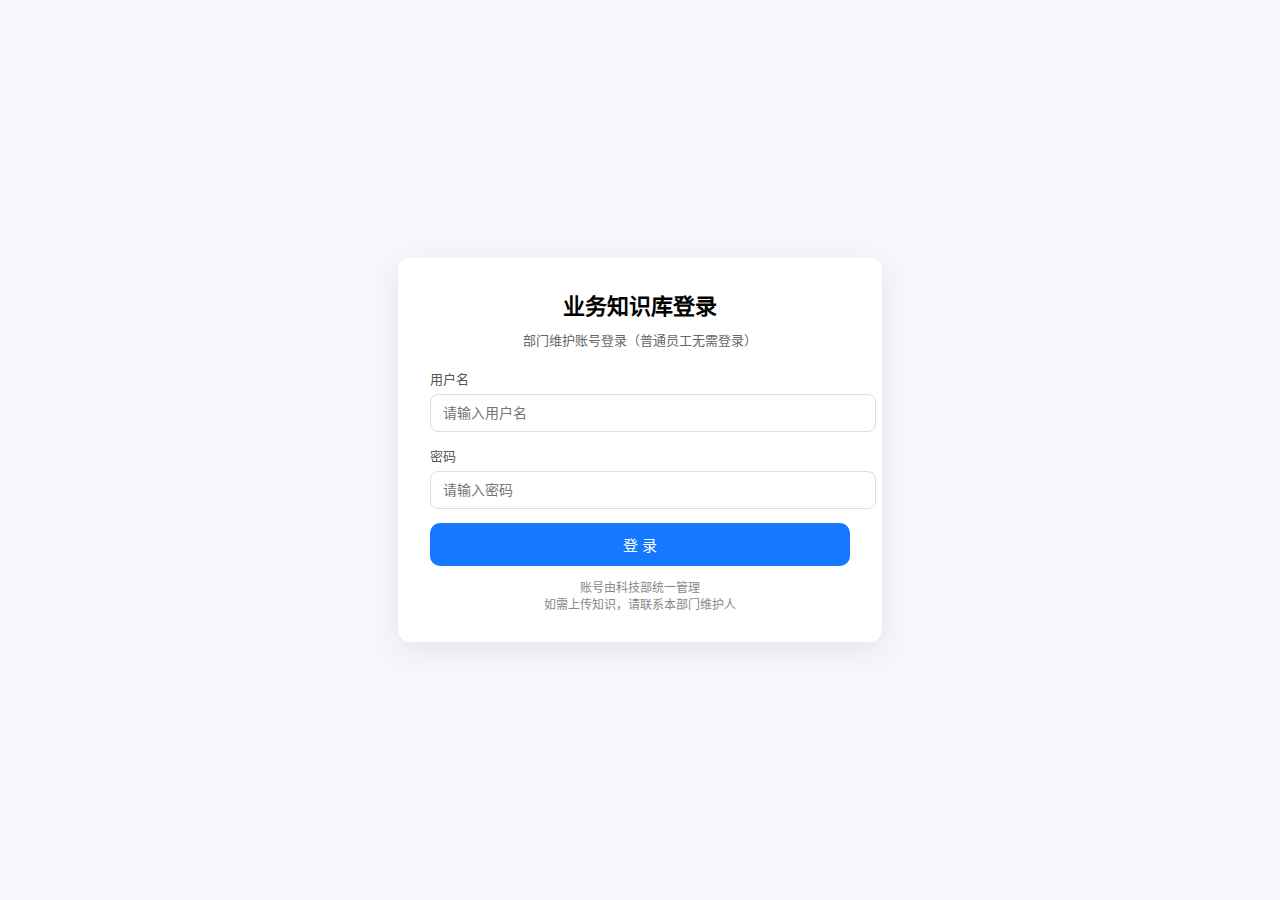
<file: src/main/resources/static/login.html>
<!doctype html>
<html lang="zh-CN">
<head>
    <meta charset="utf-8"/>
    <title>业务知识库登录</title>
    <meta name="viewport" content="width=device-width,initial-scale=1"/>
    <style>
        body{
            margin:0;
            font-family: "Microsoft YaHei", Arial, sans-serif;
            background:#f5f7fb;
            display:flex;
            align-items:center;
            justify-content:center;
            height:100vh;
        }
        .box{
            width:420px;
            background:#fff;
            border-radius:12px;
            box-shadow:0 8px 30px rgba(0,0,0,.08);
            padding:30px 32px;
        }
        h1{
            margin:0 0 10px;
            font-size:22px;
            text-align:center;
        }
        .sub{
            text-align:center;
            color:#666;
            font-size:13px;
            margin-bottom:20px;
        }
        .row{
            margin-bottom:14px;
        }
        label{
            display:block;
            font-size:13px;
            color:#555;
            margin-bottom:6px;
        }
        input{
            width:100%;
            padding:10px 12px;
            border:1px solid #ddd;
            border-radius:8px;
            font-size:14px;
            outline:none;
        }
        input:focus{
            border-color:#1677ff;
            box-shadow:0 0 0 2px rgba(22,119,255,.15);
        }
        button{
            width:100%;
            padding:11px;
            border:none;
            border-radius:10px;
            background:#1677ff;
            color:#fff;
            font-size:15px;
            cursor:pointer;
        }
        button:hover{
            background:#0e5bd2;
        }
        .hint{
            font-size:12px;
            color:#888;
            text-align:center;
            margin-top:12px;
        }
        .error{
            background:#fff1f0;
            color:#cf1322;
            padding:8px 10px;
            border-radius:8px;
            font-size:13px;
            margin-bottom:12px;
            text-align:center;
        }
        .ok{
            background:#f6ffed;
            color:#389e0d;
            padding:8px 10px;
            border-radius:8px;
            font-size:13px;
            margin-bottom:12px;
            text-align:center;
        }
    </style>
</head>
<body>
<div class="box">
    <h1>业务知识库登录</h1><div id="meBar"></div>
    <div class="sub">部门维护账号登录（普通员工无需登录）</div>

    <!-- 登录失败提示 -->
    <div class="error" id="err" style="display:none">
        用户名或密码错误
    </div>

    <!-- 登出成功提示 -->
    <div class="ok" id="out" style="display:none">
        已成功退出登录
    </div>

    <form method="post" action="/login">
        <div class="row">
            <label>用户名</label>
            <input name="username" placeholder="请输入用户名" required />
        </div>

        <div class="row">
            <label>密码</label>
            <input type="password" name="password" placeholder="请输入密码" required />
        </div>

        <button type="submit">登 录</button>
    </form>

    <div class="hint">
        账号由科技部统一管理<br/>
        如需上传知识，请联系本部门维护人
    </div>
</div>

<script>
    const p = new URLSearchParams(location.search);
    if(p.get("error") !== null){
        document.getElementById("err").style.display = "block";
    }
    if(p.get("logout") !== null){
        document.getElementById("out").style.display = "block";
    }
</script>
</body>
</html>
</file>
